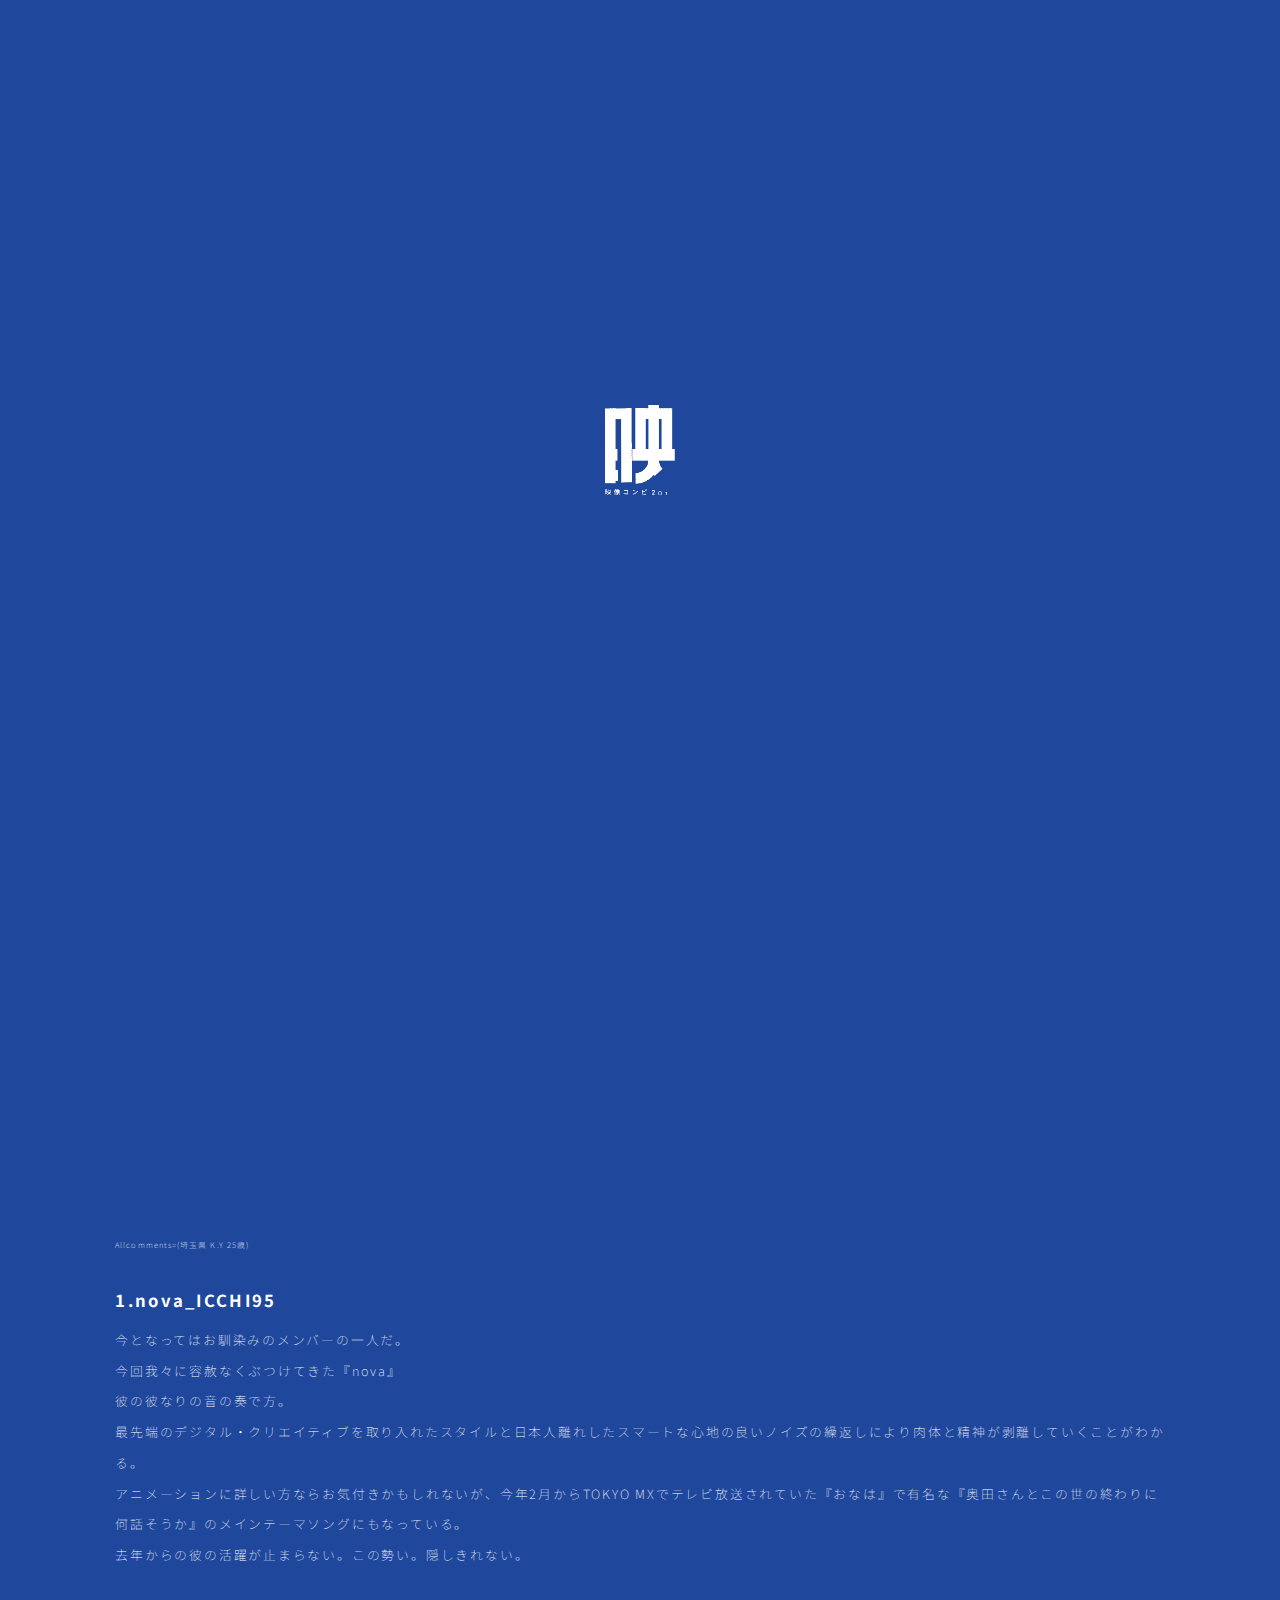
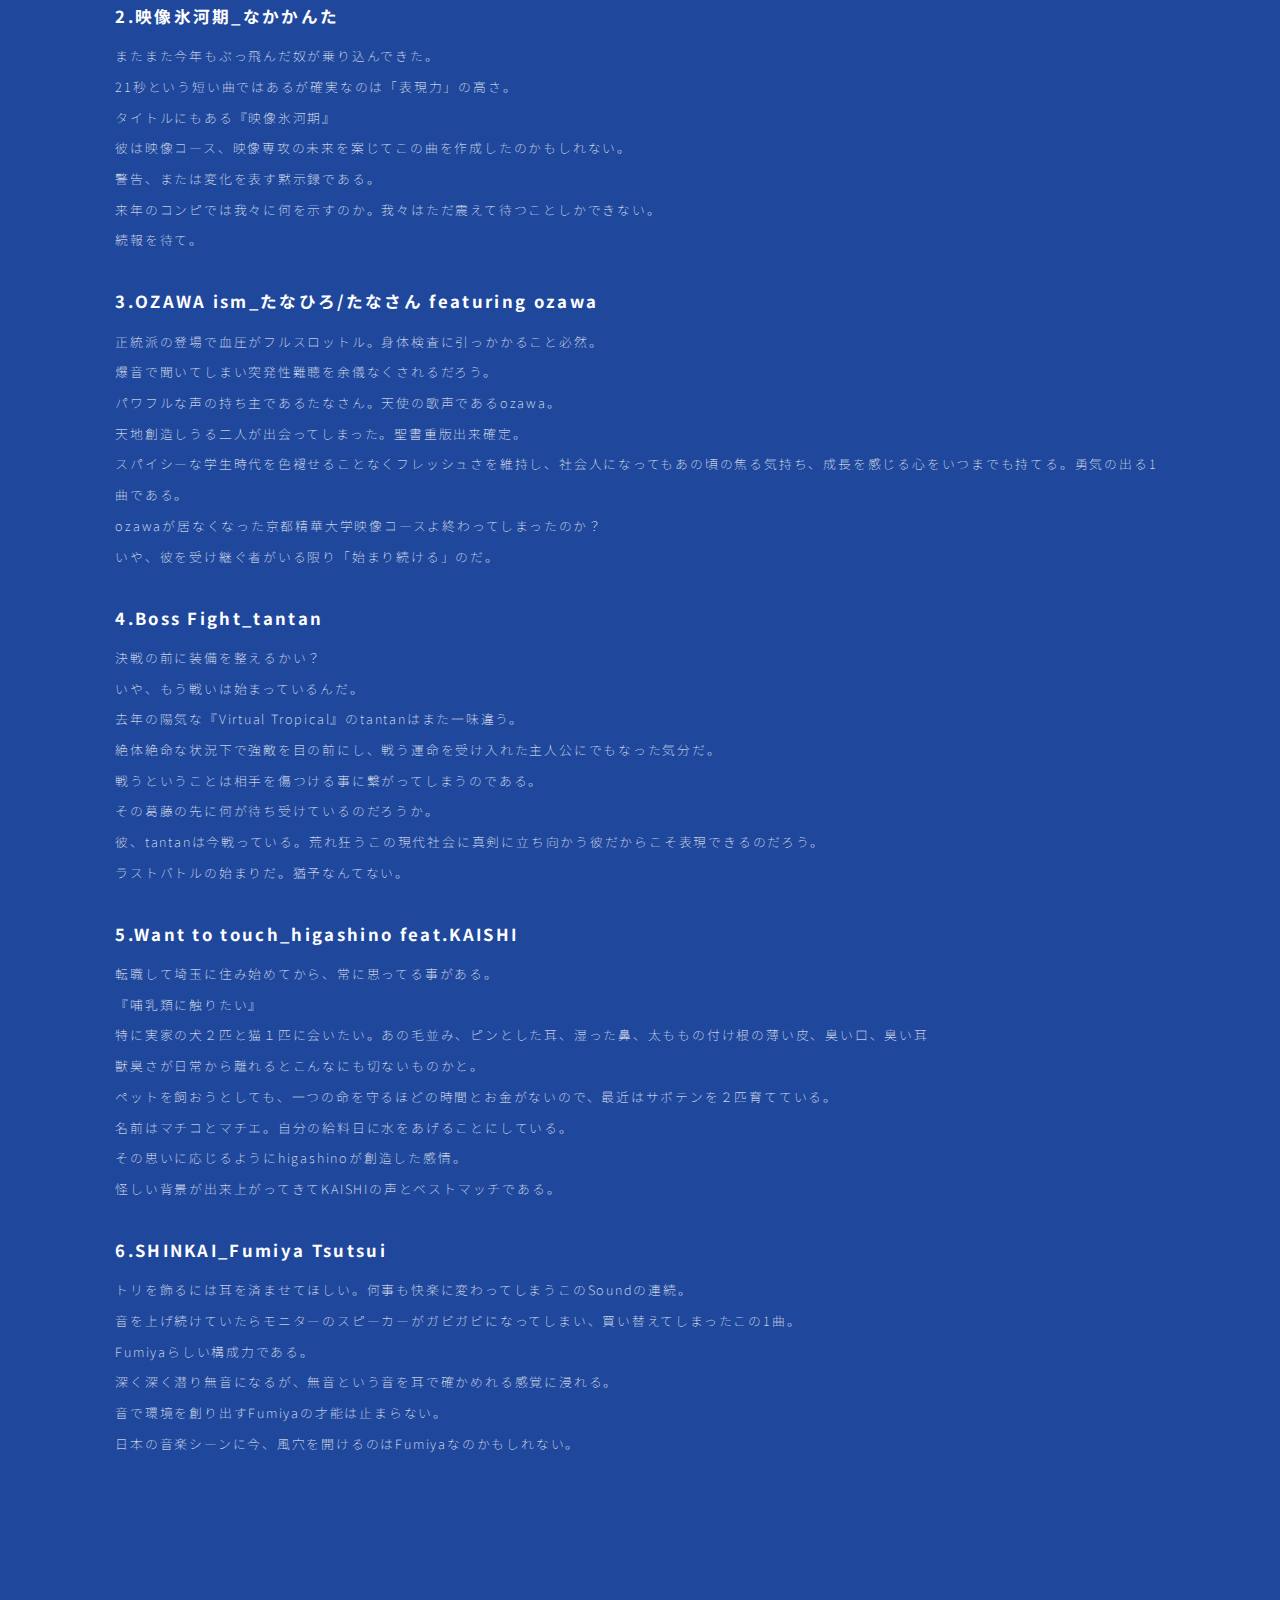
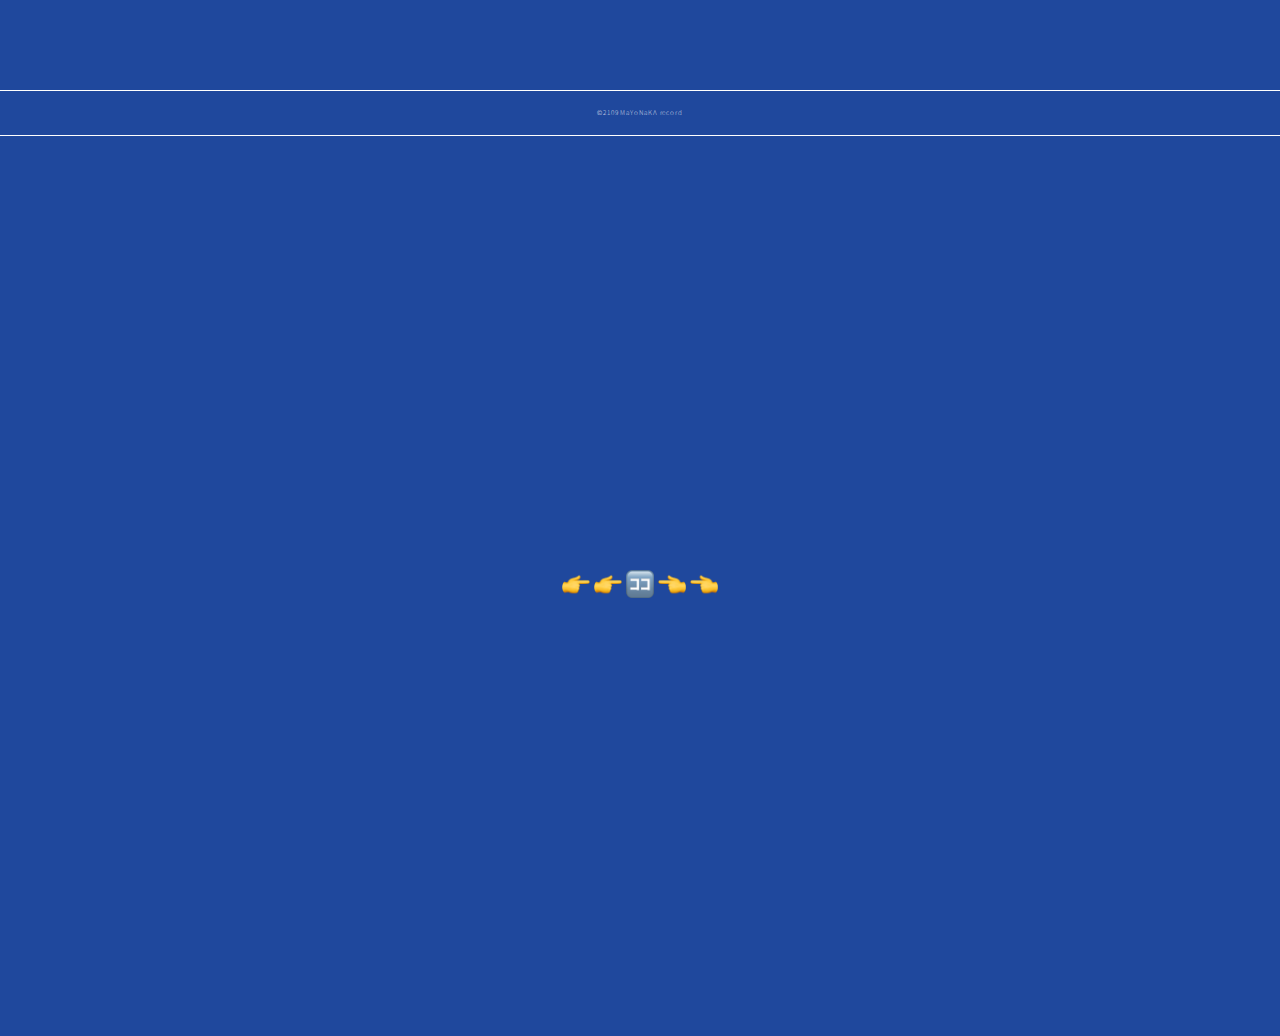
<file: docs/index.html>
<!DOCTYPE html>
<html lang="ja">
<head>
  <meta charset="utf-8">
  <meta name="viewport" content="width=device-width">
  <title>映像コンピ2019</title>

  <meta property="og:title" content="映像コンピ2019">
  <meta property="og:description" content="映像コンピ2019特設サイトです">
  <meta property="og:type" content="website">
  <meta property="og:url" content="https://eizocompiretion.github.io/2019/">
	<meta property="og:image" content="https://raw.githubusercontent.com/eizocompiretion/2019/master/docs/assets/img/img_ogp.png">
  <meta property="og:site_name" content="映像コンピ2019">

  <meta name="twitter:card" content="summary_large_image">
  <meta name="twitter:site" content="映像コンピ2019">
  <meta name="twitter:title" content="映像コンピ2019">
  <meta name="twitter:description" content="映像コンピ2019特設サイトです">
  <meta name="twitter:image" content="https://raw.githubusercontent.com/eizocompiretion/2019/master/docs/assets/img/img_ogp.png">


  <link rel="icon" type="image/png" href="assets/img/img_logo.png">

  <link rel="stylesheet" type="text/css" href="assets/css/style.css">
  <script type="text/javascript" src="assets/js/jquery-3.3.1.min.js"></script>
  <script type="text/javascript" src="assets/js/index.js"></script>

  <link href="https://fonts.googleapis.com/css?family=Noto+Sans+JP:300,700" rel="stylesheet">
</head>
<body>
    <!--first-->
    <div id="loader-bg">
        <!-- 画像やテキストを載せる場合はこの領域に記述 -->
        <div id="loading">
          <img class="a" src="assets/img/logoanimation.gif">
        </div>
    </div>
    <!--main-->
    <div id="main-contents">
      <!--KV-->
      <div class="KV">
        <img class="b" src="assets/img/KV.png">
      </div>

      <!--sub_coment-->
      <div class="sub_coment">
        <iframe width="100%" height="130" scrolling="no" frameborder="no" allow="autoplay" src="https://w.soundcloud.com/player/?url=https%3A//api.soundcloud.com/tracks/586141917%3Fsecret_token%3Ds-2tszp&color=%231f489d&auto_play=false&hide_related=false&show_comments=true&show_user=true&show_reposts=false&show_teaser=true"></iframe>
      </div>
      <!--TEXT-->
      <div class="text">
        <div id="text_0">
          <p>Allcomments=(埼玉県 K.Y 25歳)</p>
        </div>
        <div id="text_1">
          <h1>1.nova_ICCHI95</h1>
          <p>
            今となってはお馴染みのメンバーの一人だ。<br>
            今回我々に容赦なくぶつけてきた『nova』<br>
            彼の彼なりの音の奏で方。<br>
            最先端のデジタル・クリエイティブを取り入れたスタイルと日本人離れしたスマートな心地の良いノイズの繰返しにより肉体と精神が剥離していくことがわかる。<br>
            アニメーションに詳しい方ならお気付きかもしれないが、今年2月からTOKYO MXでテレビ放送されていた『おなは』で有名な『奥田さんとこの世の終わりに何話そうか』のメインテーマソングにもなっている。<br>
            去年からの彼の活躍が止まらない。この勢い。隠しきれない。<br>
          </p>
        </div>
        <div id="text_2">
          <h1>2.映像氷河期_なかかんた</h1>
          <p>
            またまた今年もぶっ飛んだ奴が乗り込んできた。<br>
            21秒という短い曲ではあるが確実なのは「表現力」の高さ。<br>
            タイトルにもある『映像氷河期』<br>
            彼は映像コース、映像専攻の未来を案じてこの曲を作成したのかもしれない。<br>
            警告、または変化を表す黙示録である。<br>
            来年のコンピでは我々に何を示すのか。我々はただ震えて待つことしかできない。<br>
            続報を待て。<br>
          </p>
        </div>
        <div id="text_3">
          <h1>3.OZAWA ism_たなひろ/たなさん featuring ozawa</h1>
          <p>
            正統派の登場で血圧がフルスロットル。身体検査に引っかかること必然。<br>
            爆音で聞いてしまい突発性難聴を余儀なくされるだろう。<br>
            パワフルな声の持ち主であるたなさん。天使の歌声であるozawa。<br>
            天地創造しうる二人が出会ってしまった。聖書重版出来確定。<br>
            スパイシーな学生時代を色褪せることなくフレッシュさを維持し、社会人になってもあの頃の焦る気持ち、成長を感じる心をいつまでも持てる。勇気の出る1曲である。<br>
            ozawaが居なくなった京都精華大学映像コースよ終わってしまったのか？<br>
            いや、彼を受け継ぐ者がいる限り「始まり続ける」のだ。<br>
          </p>
        </div>
        <div id="text_4">
          <h1>4.Boss Fight_tantan</h1>
          <p>
            決戦の前に装備を整えるかい？<br>
            いや、もう戦いは始まっているんだ。<br>
            去年の陽気な『Virtual Tropical』のtantanはまた一味違う。<br>
            絶体絶命な状況下で強敵を目の前にし、戦う運命を受け入れた主人公にでもなった気分だ。<br>
            戦うということは相手を傷つける事に繋がってしまうのである。<br>
            その葛藤の先に何が待ち受けているのだろうか。<br>
            彼、tantanは今戦っている。荒れ狂うこの現代社会に真剣に立ち向かう彼だからこそ表現できるのだろう。<br>
            ラストバトルの始まりだ。猶予なんてない。<br>
          </p>
        </div>
        <div id="text_5">
          <h1>5.Want to touch_higashino feat.KAISHI</h1>
          <p>
            転職して埼玉に住み始めてから、常に思ってる事がある。<br>
            『哺乳類に触りたい』<br>
            特に実家の犬２匹と猫１匹に会いたい。あの毛並み、ピンとした耳、湿った鼻、太ももの付け根の薄い皮、臭い口、臭い耳<br>
            獣臭さが日常から離れるとこんなにも切ないものかと。<br>
            ペットを飼おうとしても、一つの命を守るほどの時間とお金がないので、最近はサボテンを２匹育てている。<br>
            名前はマチコとマチエ。自分の給料日に水をあげることにしている。<br>
            その思いに応じるようにhigashinoが創造した感情。<br>
            怪しい背景が出来上がってきてKAISHIの声とベストマッチである。<br>
          </p>
        </div>
        <div id="text_6">
          <h1>6.SHINKAI_Fumiya Tsutsui</h1>
          <p>
            トリを飾るには耳を済ませてほしい。何事も快楽に変わってしまうこのSoundの連続。<br>
            音を上げ続けていたらモニターのスピーカーがガビガビになってしまい、買い替えてしまったこの1曲。<br>
            Fumiyaらしい構成力である。<br>
            深く深く潜り無音になるが、無音という音を耳で確かめれる感覚に浸れる。<br>
            音で環境を創り出すFumiyaの才能は止まらない。<br>
            日本の音楽シーンに今、風穴を開けるのはFumiyaなのかもしれない。<br>
          </p>
        </div>
        <!--
        <h1>ひかりのSOKUDO/カシワギマサオ</h1>
        <p>コメントコメントコメコメントコメントコメコメントコメントコメコメントコメントコメコメントコメントコメコメントコメントコメコメントコメントコメコメントコメントコメコメントコメントコメコメントコメントコメコメントコメントコメ</p>
        <h1>カツカレー大と鍛高譚水割り/杉山潤一郎</h1>
        <p>コメントコメントコメコメントコメントコメコメントコメントコメコメントコメントコメコメントコメントコメコメントコメントコメコメントコメントコメコメントコメントコメコメントコメントコメコメントコメントコメコメントコメントコメ</p>
        -->
      </div>
      <div class="footer">
       <p class="footer_text">©2109 MaYoNaKA record</p>
      </div>
      <div class="nicevideo">
        <a href="nicevideo/index.html">
         <img class="c" src="assets/img/R_hand.png">
         <img class="c" src="assets/img/R_hand.png">
         <img class="c" src="assets/img/here.png">
         <img class="c" src="assets/img/L_hand.png">
         <img class="c" src="assets/img/L_hand.png">
        </a>
      </div>
    </div>
</body>
</html>
</file>
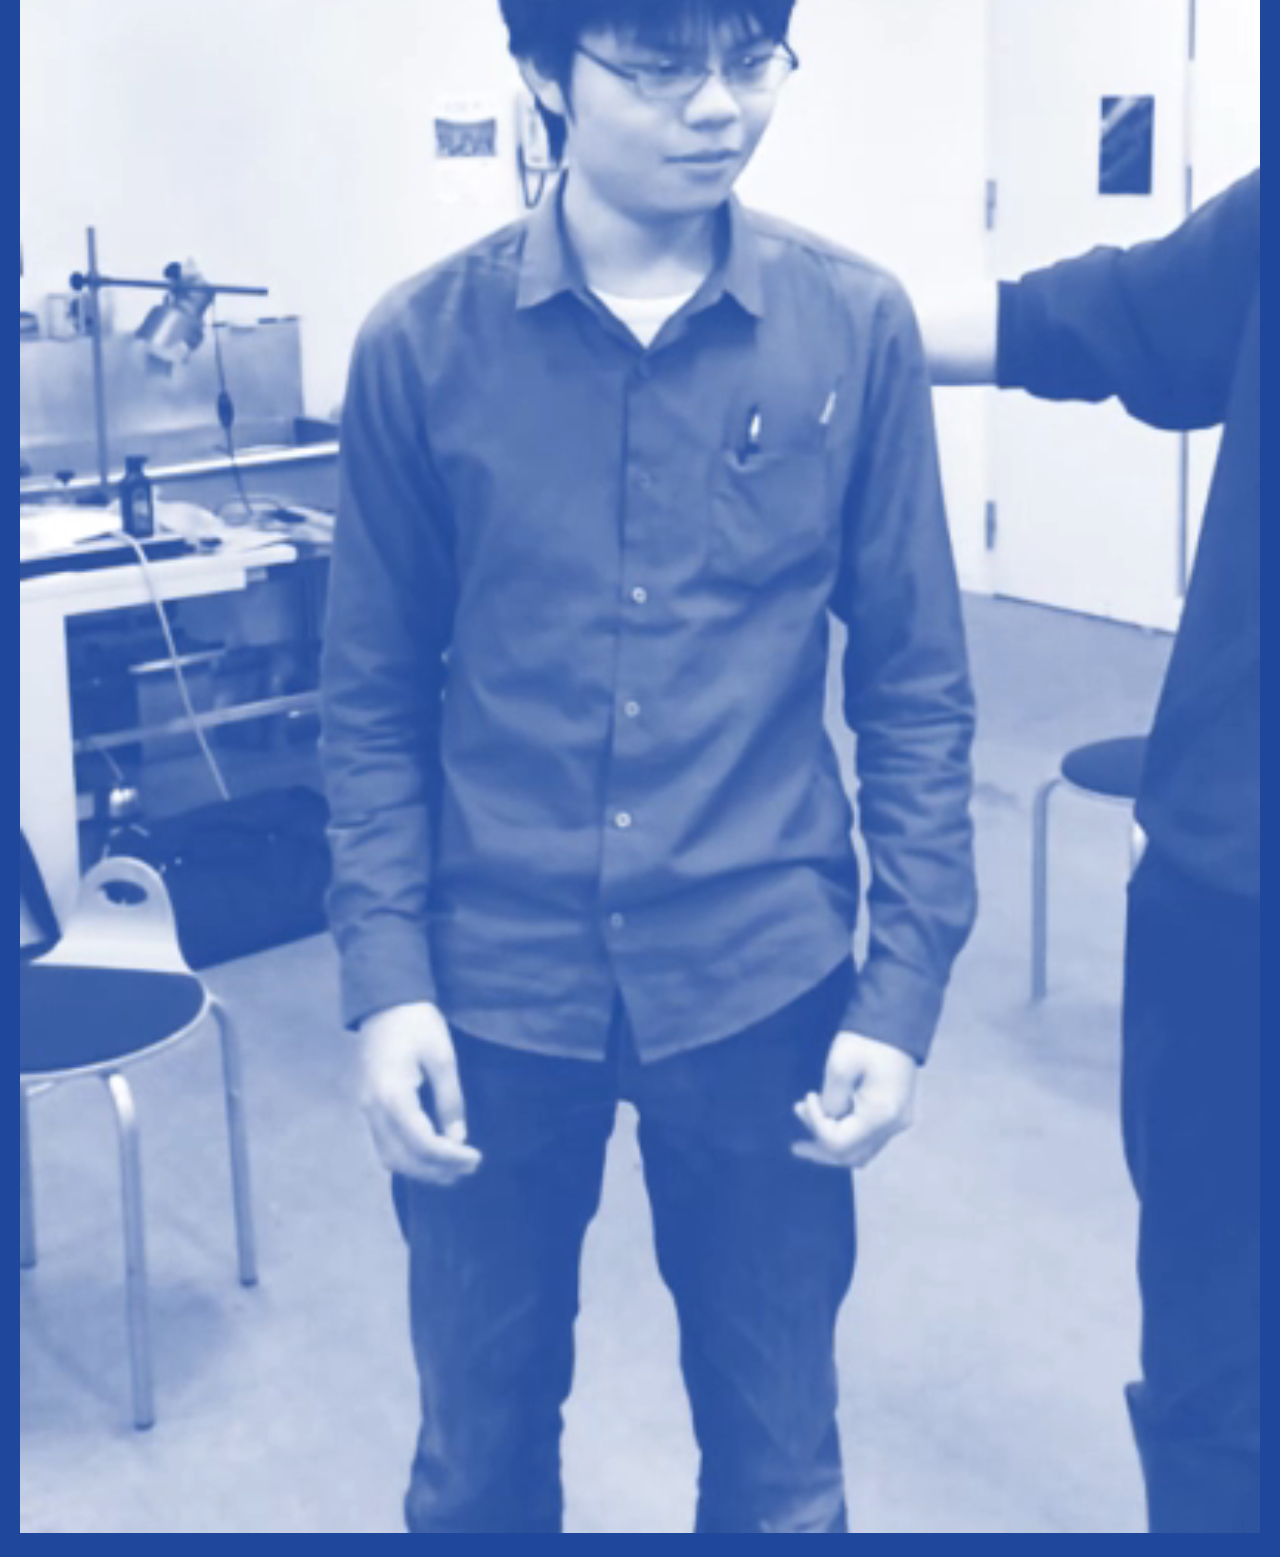
<file: docs/nicevideo/index.html>
<!DOCTYPE html>
<html lang="ja">
<head>
  <meta charset="utf-8">
  <meta name="viewport" content="width=device-width">
  <title>映像コンピ2019</title>

  <meta property="og:title" content="映像コンピ2019">
  <meta property="og:description" content="映像コンピ2019特設サイトです">
  <meta property="og:type" content="website">
  <meta property="og:url" content="https://eizocompiretion.github.io/2019/">
	<meta property="og:image" content="https://raw.githubusercontent.com/eizocompiretion/2019/master/docs/assets/img/img_ogp.png">
  <meta property="og:site_name" content="映像コンピ2019">

  <meta name="twitter:card" content="summary_large_image">
  <meta name="twitter:site" content="映像コンピ2019">
  <meta name="twitter:title" content="映像コンピ2019">
  <meta name="twitter:description" content="映像コンピ2019特設サイトです">
  <meta name="twitter:image" content="https://raw.githubusercontent.com/eizocompiretion/2019/master/docs/assets/img/img_ogp.png">


  <link rel="icon" type="image/png" href="../assets/img/img_logo.png">

  <link rel="stylesheet" type="text/css" href="../assets/css/style.css">

  <link href="https://fonts.googleapis.com/css?family=Noto+Sans+JP:300,700" rel="stylesheet">
</head>
<body>
    <div id="main-contents">
      <div class="nicevideo_2">
        <a href="../index.html">
          <video src="../assets/img/nicevideo.mp4" autoplay loop playsinline muted></video>
        </a>
      </div>
    </div>
</body>
</html>
</file>
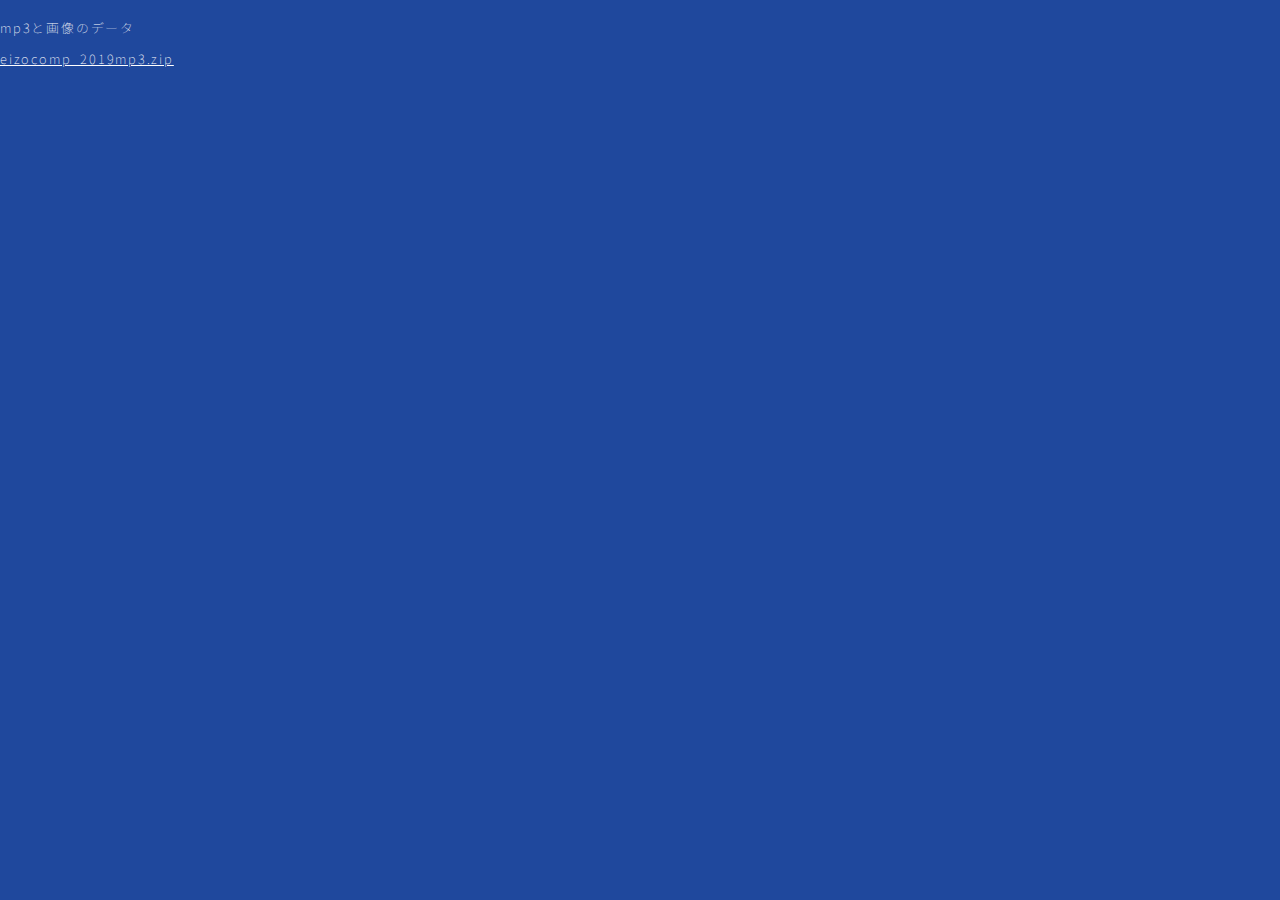
<file: docs/zip/index.html>
<!DOCTYPE html>
<html lang="ja">
<head>
  <meta charset="utf-8">
  <meta name="viewport" content="width=device-width">
  <title>映像コンピ2019</title>

  <meta property="og:title" content="映像コンピ2019">
  <meta property="og:description" content="映像コンピ2019特設サイトです">
  <meta property="og:type" content="website">
  <meta property="og:url" content="https://eizocompiretion.github.io/2019/">
	<meta property="og:image" content="https://raw.githubusercontent.com/eizocompiretion/2019/master/docs/assets/img/img_ogp.png">
  <meta property="og:site_name" content="映像コンピ2019">

  <meta name="twitter:card" content="summary_large_image">
  <meta name="twitter:site" content="映像コンピ2019">
  <meta name="twitter:title" content="映像コンピ2019">
  <meta name="twitter:description" content="映像コンピ2019特設サイトです">
  <meta name="twitter:image" content="https://raw.githubusercontent.com/eizocompiretion/2019/master/docs/assets/img/img_ogp.png">


  <link rel="icon" type="image/png" href="../assets/img/img_logo.png">

  <link rel="stylesheet" type="text/css" href="../assets/css/style.css">

  <link href="https://fonts.googleapis.com/css?family=Noto+Sans+JP:300,700" rel="stylesheet">
</head>
<body>
      <div>
        <p>mp3と画像のデータ<a class="zip" href="../assets/eizocomp_2019mp3.zip">eizocomp_2019mp3.zip </a></p>
      </div>
    </div>
</body>
</html>
</file>
<file: docs/assets/css/style.css>
@charset 'UTF-8';

html, body {
  margin: 0;
  padding: 0;
}
h1 {
  letter-spacing : 0.14em ;
  margin-top: 2em;
  margin-bottom: 0.8em;
  color: #FFF;
  font-weight: bold;
  font-family: 'Noto Sans JP', sans-serif;
  font-size: 1.04em;
}
p{
  letter-spacing : 0.14em ;
  color: #FFF;
  line-height: 2.4;
  font-weight: lighter;
  font-family: 'Noto Sans JP', sans-serif;
  font-size: 0.8em;
}
video{
  padding: 0 0;
  height: 100%;
  top: 0px;
  left: 0px;
  width: 100vw;
  -moz-box-sizing: border-box;
   -webkit-box-sizing: border-box;
   -o-box-sizing: border-box;
   -ms-box-sizing: border-box;
   box-sizing: border-box;
  border : 20px solid #1f489d ;
}
body{
  background-color: #1f489d;
}
a{
  display: block;
  color: none;
  cursor: pointer;
  text-decoration: blink;
}

.KV{
  height: 94vh;
  background-color: #e0dcdc;
}
.sub_coment{
  width: 100%;
}
.a{
  width: 70px;
}
.b{
  width: 100vw; /* 任意の幅を指定 */
  height: 100%; /* 任意の高さを指定 */
  object-fit: cover ;
}
.c{
  width: 28px;
}
.text{
  background-color: #1f489d;
  margin-top: 20vw;
  margin-bottom: 18vw;
  margin-left: 9vw;
  margin-right: 9vw;
}
.footer{
  text-align: center;
  width: 100vw;
  color: #ffffff;
  padding-top: 8px;
  padding-bottom: 8px;
  border-top: solid 0.6px #fff ;
  border-bottom: solid 0.6px #fff ;
}
.footer_text{
  font-size: 0.4em;
  display: inline-block;
}
.nicevideo{
  display: -webkit-box;
  display: -ms-flexbox;
  display: flex;
  justify-content: center;
  align-items: center;
  height: 100vh;
}
.zip{
  color: #FFF;
  text-decoration: underline;
}

#loading{
    background-color: #1f489d;
    width: 100%;
    height: 100vh;
    display: flex;
    justify-content: center;
    align-items: center;
}
#loader-bg {
    position: fixed;
    width: 100%;
    height: 100%;
    top: 0px;
    left: 0px;
    z-index: 1;

}
#main-contents{
    width: 100%;
    height: 100vh;
    display: flex;
    justify-content: center;
    align-items: center;
}
#text_0{
  font-size:  0.6em;
}
</file>
